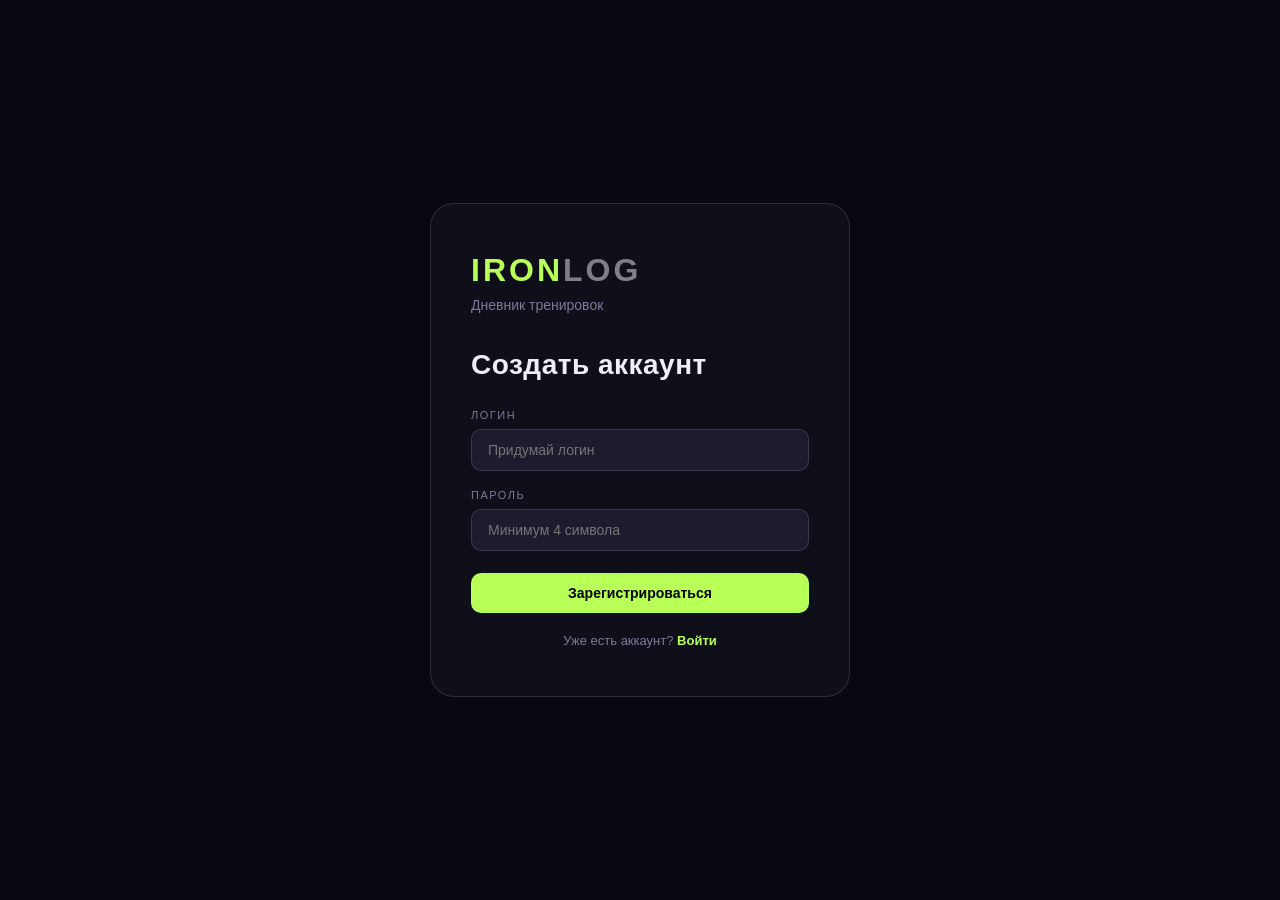
<file: index.html>
<!DOCTYPE html>
<html>
<head>
    <meta charset="UTF-8">
<meta name="viewport" content="width=device-width, initial-scale=1.0, maximum-scale=1.0, user-scalable=no">
    <meta http-equiv="refresh" content="0; url=frontend/register.html">
</head>
<body></body>
</html>
</file>
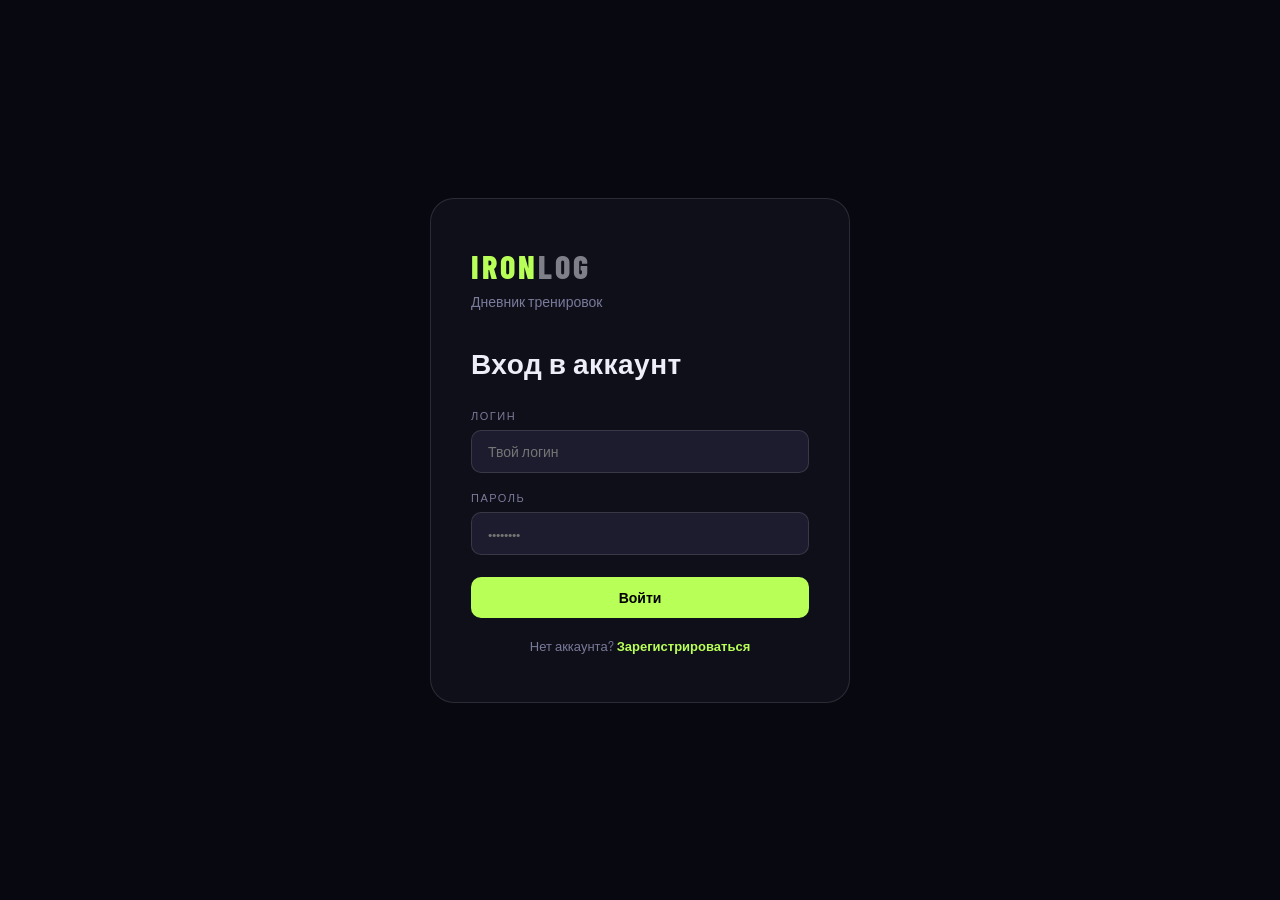
<file: frontend/login.html>
<!DOCTYPE html>
<html lang="ru">
<head>
  <meta charset="UTF-8">
  <meta name="viewport" content="width=device-width, initial-scale=1.0, maximum-scale=1.0, user-scalable=no">
  <title>IronLog — Вход</title>
  <link rel="stylesheet" href="style.css">
</head>
<body>

<div class="auth-wrap">
  <div class="auth-card">

    <div class="auth-logo">IRON<span>LOG</span></div>
    <div class="auth-sub">Дневник тренировок</div>

    <div class="auth-title">Вход в аккаунт</div>

    <div class="auth-error" id="authError"></div>

    <div class="form-group">
      <label class="form-label">Логин</label>
      <input class="form-input" type="text" id="username" placeholder="Твой логин" autocomplete="username">
    </div>

    <div class="form-group">
      <label class="form-label">Пароль</label>
      <input class="form-input" type="password" id="password" placeholder="••••••••" autocomplete="current-password">
    </div>

    <button class="btn" style="width:100%;justify-content:center;margin-top:4px" onclick="handleLogin()">
      Войти
    </button>

    <div class="auth-switch">
      Нет аккаунта? <a href="register.html">Зарегистрироваться</a>
    </div>

  </div>
</div>

<script src="script.js"></script>
<script>
  redirectIfAuth();

  // Enter → логин
  document.addEventListener('keydown', e => {
    if (e.key === 'Enter') handleLogin();
  });
</script>
</body>
</html>
</file>
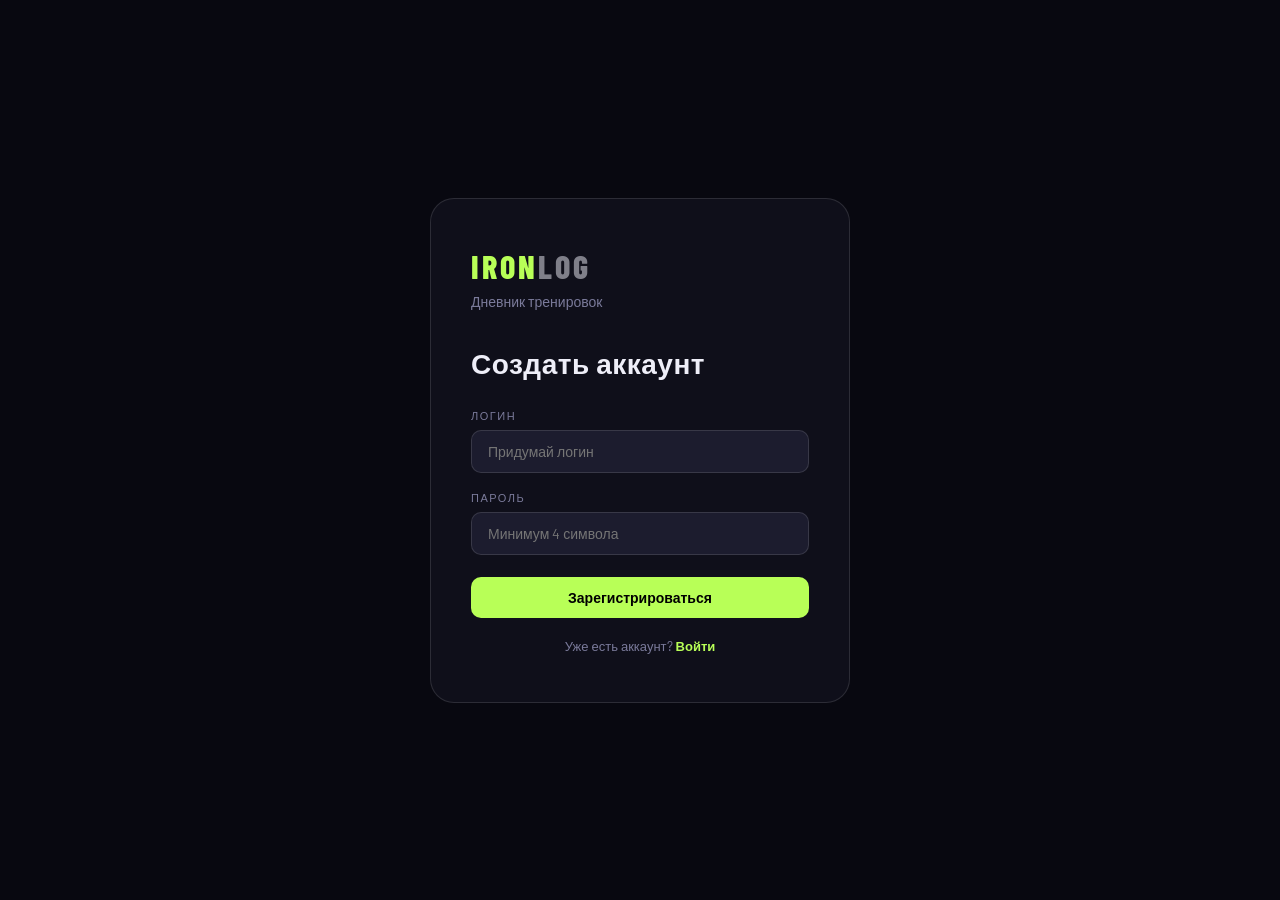
<file: frontend/register.html>
<!DOCTYPE html>
<html lang="ru">
<head>
  <meta charset="UTF-8">
  <meta name="viewport" content="width=device-width, initial-scale=1.0, maximum-scale=1.0, user-scalable=no">
  <title>IronLog — Регистрация</title>
  <link rel="stylesheet" href="style.css">
</head>
<body>

<div class="auth-wrap">
  <div class="auth-card">

    <div class="auth-logo">IRON<span>LOG</span></div>
    <div class="auth-sub">Дневник тренировок</div>

    <div class="auth-title">Создать аккаунт</div>

    <div class="auth-error" id="authError"></div>

    <div class="form-group">
      <label class="form-label">Логин</label>
      <input class="form-input" type="text" id="username" placeholder="Придумай логин" autocomplete="username">
    </div>

    <div class="form-group">
      <label class="form-label">Пароль</label>
      <input class="form-input" type="password" id="password" placeholder="Минимум 4 символа" autocomplete="new-password">
    </div>

    <button class="btn" style="width:100%;justify-content:center;margin-top:4px" onclick="handleRegister()">
      Зарегистрироваться
    </button>

    <div class="auth-switch">
      Уже есть аккаунт? <a href="login.html">Войти</a>
    </div>

  </div>
</div>

<script src="script.js"></script>
<script>
  redirectIfAuth();

  document.addEventListener('keydown', e => {
    if (e.key === 'Enter') handleRegister();
  });
</script>
</body>
</html>
</file>
<file: frontend/style.css>
@import url('https://fonts.googleapis.com/css2?family=Barlow+Condensed:wght@400;600;700;800&family=Barlow:wght@300;400;500;600&display=swap');

*, *::before, *::after {
  box-sizing: border-box;
  margin: 0;
  padding: 0;
}
* {
  box-sizing: border-box; 
}

body {
  overflow-x: hidden; 
  margin: 0; 
  padding: 0;
}

:root {
  --bg:       #080810;
  --s1:       #0f0f1a;
  --s2:       #141422;
  --s3:       #1c1c2e;
  --border:   rgba(255,255,255,0.06);
  --border2:  rgba(255,255,255,0.12);
  --text:     #eeeef8;
  --muted:    #5a5a7a;
  --muted2:   #7a7a9a;
  --neon:     #b8ff57;
  --neon2:    rgba(184,255,87,0.08);
  --neon-glow:rgba(184,255,87,0.20);
  --purple:   #7c5cfc;
  --red:      #ff4757;
  --blue:     #3d8bff;
  --fd: 'Barlow Condensed', sans-serif;
  --f:  'Barlow', sans-serif;
}


body {
  background: var(--bg);
  color: var(--text);
  font-family: var(--f);
  min-height: 100vh;
  font-size: 15px;
}

.btn {
  display: inline-flex;
  align-items: center;
  gap: 8px;
  padding: 12px 20px;
  border-radius: 10px;
  border: none;
  cursor: pointer;
  font-family: var(--f);
  font-size: 14px;
  font-weight: 600;
  background: var(--neon);
  color: #000;
  transition: opacity .15s, transform .15s;
}
.btn:hover { opacity: .88; transform: translateY(-1px); }

.btn-outline {
  background: transparent;
  border: 1px solid var(--border2);
  color: var(--muted2);
}
.btn-outline:hover { background: var(--s3); color: var(--text); opacity: 1; transform: none; }

.btn-cancel {
  flex: 1;
  padding: 12px;
  border-radius: 10px;
  border: 1px solid var(--border2);
  background: transparent;
  color: var(--muted2);
  font-family: var(--f);
  font-size: 14px;
  font-weight: 600;
  cursor: pointer;
  transition: .15s;
}
.btn-cancel:hover { background: var(--s3); color: var(--text); }


.form-group { margin-bottom: 18px; }

.form-label {
  font-size: 11px;
  letter-spacing: 1.5px;
  text-transform: uppercase;
  color: var(--muted2);
  margin-bottom: 8px;
  display: block;
}

.form-input {
  width: 100%;
  padding: 12px 16px;
  background: var(--s3);
  border: 1px solid var(--border2);
  border-radius: 10px;
  color: var(--text);
  font-family: var(--f);
  font-size: 14px;
  outline: none;
  transition: border-color .15s, box-shadow .15s;
}
.form-input:focus {
  border-color: var(--neon);
  box-shadow: 0 0 0 3px var(--neon-glow);
}
select.form-input option { background: var(--s3); }
textarea.form-input { resize: vertical; }


.card {
  background: var(--s1);
  border: 1px solid var(--border);
  border-radius: 16px;
  padding: 24px;
}

.card-head {
  display: flex;
  align-items: center;
  justify-content: space-between;
  margin-bottom: 20px;
}

.card-title {
  font-family: var(--fd);
  font-size: 18px;
  font-weight: 700;
  letter-spacing: .5px;
  color: var(--text);
}
.card-title span {
  color: var(--muted2);
  font-size: 13px;
  font-family: var(--f);
  font-weight: 400;
  margin-left: 8px;
}

.badge {
  padding: 4px 10px;
  border-radius: 6px;
  font-size: 11px;
  font-weight: 600;
  background: var(--neon2);
  color: var(--neon);
  letter-spacing: .5px;
}


.tag {
  padding: 2px 8px;
  border-radius: 4px;
  font-size: 11px;
  font-weight: 500;
  background: var(--s3);
  color: var(--muted2);
  border: 1px solid var(--border2);
}
.tag.neon {
  background: var(--neon2);
  color: var(--neon);
  border-color: rgba(184,255,87,.2);
}

.modal-bg {
  display: none;
  position: fixed;
  inset: 0;
  background: rgba(0,0,0,.7);
  backdrop-filter: blur(4px);
  z-index: 100;
  align-items: center;
  justify-content: center;
}
.modal-bg.open { display: flex; }

.modal {
  background: var(--s2);
  border: 1px solid var(--border2);
  border-radius: 20px;
  padding: 32px;
  width: 500px;
  max-width: 90vw;
  max-height: 90vh;
  overflow-y: auto;
}

.modal-title {
  font-family: var(--fd);
  font-size: 26px;
  font-weight: 800;
  letter-spacing: 1px;
  margin-bottom: 24px;
}

.form-actions {
  display: flex;
  gap: 12px;
  margin-top: 24px;
}

.layout { display: flex; min-height: 100vh; }

nav.sidebar {
  width: 230px;
  flex-shrink: 0;
  background: var(--s1);
  border-right: 1px solid var(--border);
  display: flex;
  flex-direction: column;
  padding: 0 0 24px;
  position: sticky;
  top: 0;
  height: 100vh;
  overflow-y: auto;
}

.logo {
  padding: 28px 24px 24px;
  font-family: var(--fd);
  font-size: 28px;
  font-weight: 800;
  letter-spacing: 3px;
  color: var(--neon);
  border-bottom: 1px solid var(--border);
}
.logo span { color: var(--text); opacity: .5; }

.nav-section {
  padding: 20px 12px 8px;
  font-size: 10px;
  letter-spacing: 2px;
  color: var(--muted);
  text-transform: uppercase;
}

.nav-item {
  display: flex;
  align-items: center;
  gap: 12px;
  padding: 10px 16px;
  margin: 2px 8px;
  border-radius: 10px;
  cursor: pointer;
  font-size: 14px;
  font-weight: 500;
  color: var(--muted2);
  transition: all .15s;
  border: 1px solid transparent;
}
.nav-item:hover { background: var(--s3); color: var(--text); }
.nav-item.active {
  background: var(--neon2);
  color: var(--neon);
  border-color: rgba(184,255,87,.15);
}
.nav-icon { font-size: 18px; width: 20px; text-align: center; }

.nav-bottom {
  margin-top: auto;
  border-top: 1px solid var(--border);
  padding-top: 16px;
}

.avatar-row {
  display: flex;
  align-items: center;
  gap: 12px;
  padding: 10px 16px;
  margin: 0 8px;
  border-radius: 10px;
  cursor: pointer;
}
.avatar-row:hover { background: var(--s3); }

.avatar {
  width: 36px;
  height: 36px;
  border-radius: 50%;
  background: linear-gradient(135deg, var(--purple), var(--neon));
  display: flex;
  align-items: center;
  justify-content: center;
  font-weight: 700;
  font-size: 13px;
  color: #000;
  flex-shrink: 0;
}

.avatar-info { overflow: hidden; }
.avatar-name {
  font-size: 13px;
  font-weight: 600;
  color: var(--text);
  white-space: nowrap;
  overflow: hidden;
  text-overflow: ellipsis;
}
.avatar-level { font-size: 11px; color: var(--muted2); }

main {
  flex: 1;
  overflow-y: auto;
  padding: 32px 32px 48px;
  max-width: 1100px;
}

.page-header {
  display: flex;
  align-items: flex-start;
  justify-content: space-between;
  margin-bottom: 32px;
}

.greeting {
  font-family: var(--fd);
  font-size: 42px;
  font-weight: 800;
  letter-spacing: 1px;
  line-height: 1;
}
.greeting span { color: var(--neon); }

.sub {
  font-size: 14px;
  color: var(--muted2);
  margin-top: 6px;
}


.stats {
  display: grid;
  grid-template-columns: repeat(4, 1fr);
  gap: 16px;
  margin-bottom: 28px;
}

.stat-card {
  background: var(--s1);
  border: 1px solid var(--border);
  border-radius: 14px;
  padding: 20px;
  position: relative;
  overflow: hidden;
}
.stat-card::before {
  content: '';
  position: absolute;
  top: 0; left: 0; right: 0;
  height: 2px;
  background: var(--neon);
  opacity: .4;
}
.stat-card.purple::before { background: var(--purple); }
.stat-card.red::before    { background: var(--red); }
.stat-card.blue::before   { background: var(--blue); }

.stat-label {
  font-size: 11px;
  letter-spacing: 1.5px;
  text-transform: uppercase;
  color: var(--muted2);
  margin-bottom: 10px;
}
.stat-val {
  font-family: var(--fd);
  font-size: 38px;
  font-weight: 700;
  line-height: 1;
  color: var(--text);
}
.stat-val span {
  font-size: 16px;
  font-weight: 400;
  color: var(--muted2);
  margin-left: 4px;
}
.stat-change { font-size: 12px; margin-top: 8px; color: var(--neon); }
.stat-change.neg { color: var(--red); }

.grid2 { display: grid; grid-template-columns: 1fr 1fr; gap: 20px; margin-bottom: 20px; }
.grid3 { display: grid; grid-template-columns: 2fr 1fr; gap: 20px; margin-bottom: 20px; }

.chart-wrap { position: relative; height: 200px; }

.workout-item {
  display: flex;
  align-items: center;
  gap: 16px;
  padding: 14px 0;
  border-bottom: 1px solid var(--border);
}
.workout-item:last-child { border-bottom: none; }

.w-date {
  width: 44px;
  height: 44px;
  border-radius: 10px;
  background: var(--s3);
  border: 1px solid var(--border2);
  display: flex;
  flex-direction: column;
  align-items: center;
  justify-content: center;
  flex-shrink: 0;
}
.w-date .day { font-size: 18px; font-weight: 700; line-height: 1; color: var(--text); }
.w-date .mon { font-size: 9px; text-transform: uppercase; color: var(--muted2); letter-spacing: 1px; }

.w-info { flex: 1; min-width: 0; }
.w-name { font-size: 14px; font-weight: 600; color: var(--text); margin-bottom: 3px; }
.w-tags { display: flex; gap: 6px; flex-wrap: wrap; }

.w-vol { text-align: right; flex-shrink: 0; }
.vol-num { font-family: var(--fd); font-size: 22px; font-weight: 700; color: var(--text); }
.vol-kg { font-size: 11px; color: var(--muted2); }

.pr-item {
  display: flex;
  align-items: center;
  justify-content: space-between;
  padding: 12px 0;
  border-bottom: 1px solid var(--border);
}
.pr-item:last-child { border-bottom: none; }
.pr-exer { font-size: 14px; font-weight: 500; color: var(--text); }
.pr-meta { font-size: 11px; color: var(--muted2); margin-top: 2px; }
.pr-weight { font-family: var(--fd); font-size: 26px; font-weight: 700; color: var(--neon); }
.pr-unit { font-size: 12px; color: var(--muted2); margin-left: 2px; }

.streak-big { text-align: center; padding: 8px 0 16px; }
.streak-num {
  font-family: var(--fd);
  font-size: 72px;
  font-weight: 800;
  line-height: 1;
  color: var(--neon);
}
.streak-label { font-size: 13px; color: var(--muted2); margin-top: 4px; }
.streak-fire { font-size: 32px; display: block; margin-bottom: 4px; }

.exercise-list { display: flex; flex-direction: column; gap: 10px; margin-bottom: 16px; }

.exercise-row {
  background: var(--s3);
  border: 1px solid var(--border);
  border-radius: 10px;
  padding: 14px;
  display: grid;
  grid-template-columns: 2fr 1fr 1fr 1fr 28px;
  gap: 10px;
  align-items: end;
}

.ex-label { font-size: 11px; color: var(--muted2); margin-bottom: 4px; }

.rm-btn {
  width: 28px;
  height: 36px;
  border-radius: 6px;
  border: 1px solid var(--border2);
  background: transparent;
  color: var(--muted2);
  cursor: pointer;
  font-size: 14px;
  display: flex;
  align-items: center;
  justify-content: center;
  transition: .15s;
}
.rm-btn:hover {
  background: rgba(255,71,87,.15);
  border-color: var(--red);
  color: var(--red);
}

.add-ex-btn {
  display: flex;
  align-items: center;
  justify-content: center;
  gap: 8px;
  padding: 10px;
  border-radius: 10px;
  border: 1px dashed var(--border2);
  background: transparent;
  color: var(--muted2);
  cursor: pointer;
  font-family: var(--f);
  font-size: 13px;
  width: 100%;
  transition: .15s;
}
.add-ex-btn:hover {
  border-color: var(--neon);
  color: var(--neon);
  background: var(--neon2);
}

.empty-state {
  display: flex;
  flex-direction: column;
  align-items: center;
  justify-content: center;
  padding: 60px 20px;
  text-align: center;
  gap: 16px;
}
.empty-icon { font-size: 48px; opacity: .4; }
.empty-title {
  font-family: var(--fd);
  font-size: 22px;
  font-weight: 700;
  color: var(--muted2);
}
.empty-sub { font-size: 14px; color: var(--muted); max-width: 260px; line-height: 1.5; }

.auth-wrap {
  min-height: 100vh;
  display: flex;
  align-items: center;
  justify-content: center;
  padding: 24px;
  background: var(--bg);
}

.auth-card {
  background: var(--s1);
  border: 1px solid var(--border2);
  border-radius: 24px;
  padding: 48px 40px;
  width: 420px;
  max-width: 100%;
}

.auth-logo {
  font-family: var(--fd);
  font-size: 32px;
  font-weight: 800;
  letter-spacing: 3px;
  color: var(--neon);
  margin-bottom: 8px;
}
.auth-logo span { color: var(--text); opacity: .5; }

.auth-sub {
  font-size: 14px;
  color: var(--muted2);
  margin-bottom: 36px;
}

.auth-title {
  font-family: var(--fd);
  font-size: 28px;
  font-weight: 700;
  letter-spacing: .5px;
  margin-bottom: 28px;
}

.auth-switch {
  text-align: center;
  margin-top: 20px;
  font-size: 13px;
  color: var(--muted2);
}
.auth-switch a {
  color: var(--neon);
  text-decoration: none;
  font-weight: 600;
}
.auth-switch a:hover { text-decoration: underline; }

.auth-error {
  background: rgba(255,71,87,.1);
  border: 1px solid rgba(255,71,87,.3);
  border-radius: 8px;
  padding: 10px 14px;
  font-size: 13px;
  color: var(--red);
  margin-bottom: 16px;
  display: none;
}
.auth-error.show { display: block; }

@media (max-width: 900px) {
  nav.sidebar { display: none; }
  main { padding: 20px 16px 48px; }
  .stats { grid-template-columns: repeat(2, 1fr); }
  .grid2, .grid3 { grid-template-columns: 1fr; }
  .exercise-row { grid-template-columns: 1fr 1fr; }
  .exercise-row > div:first-child { grid-column: 1 / -1; }
}

/* ── BOTTOM NAV (mobile) ─────────────────────────────────────── */
.bottom-nav {
  display: none;
}

@media (max-width: 900px) {
  nav.sidebar { display: none; }

  main {
    padding: 16px 14px 90px;
    max-width: 100%;
    overflow-y: auto;
  }

  .page-header {
    margin-bottom: 20px;
    flex-wrap: wrap;
    gap: 12px;
  }

  .greeting { font-size: 28px; }

  .stats { grid-template-columns: repeat(2, 1fr); gap: 10px; margin-bottom: 16px; }
  .stat-val { font-size: 28px; }

  .grid2, .grid3 { grid-template-columns: 1fr; }

  .exercise-row {
    grid-template-columns: 1fr 1fr;
    gap: 8px;
  }
  .exercise-row > div:first-child { grid-column: 1 / -1; }

  .bottom-nav {
    display: flex;
    position: fixed;
    bottom: 0; left: 0; right: 0;
    background: var(--s1);
    border-top: 1px solid var(--border2);
    z-index: 200;
    padding-bottom: env(safe-area-inset-bottom);
  }

  .btn {
    font-size: 13px;
    padding: 10px 14px;
  }
}

.bottom-nav-item {
  flex: 1;
  display: flex;
  flex-direction: column;
  align-items: center;
  justify-content: center;
  gap: 3px;
  padding: 10px 4px 8px;
  cursor: pointer;
  color: var(--muted2);
  font-size: 10px;
  font-weight: 500;
  letter-spacing: .3px;
  transition: color .15s;
  border: none;
  background: transparent;
  font-family: var(--f);
  -webkit-tap-highlight-color: transparent;
}

.bottom-nav-item .bn-icon {
  font-size: 22px;
  line-height: 1;
}

.bottom-nav-item.active {
  color: var(--neon);
}

.bottom-nav-item.active .bn-icon {
  filter: drop-shadow(0 0 6px rgba(184,255,87,.5));
}
</file>
